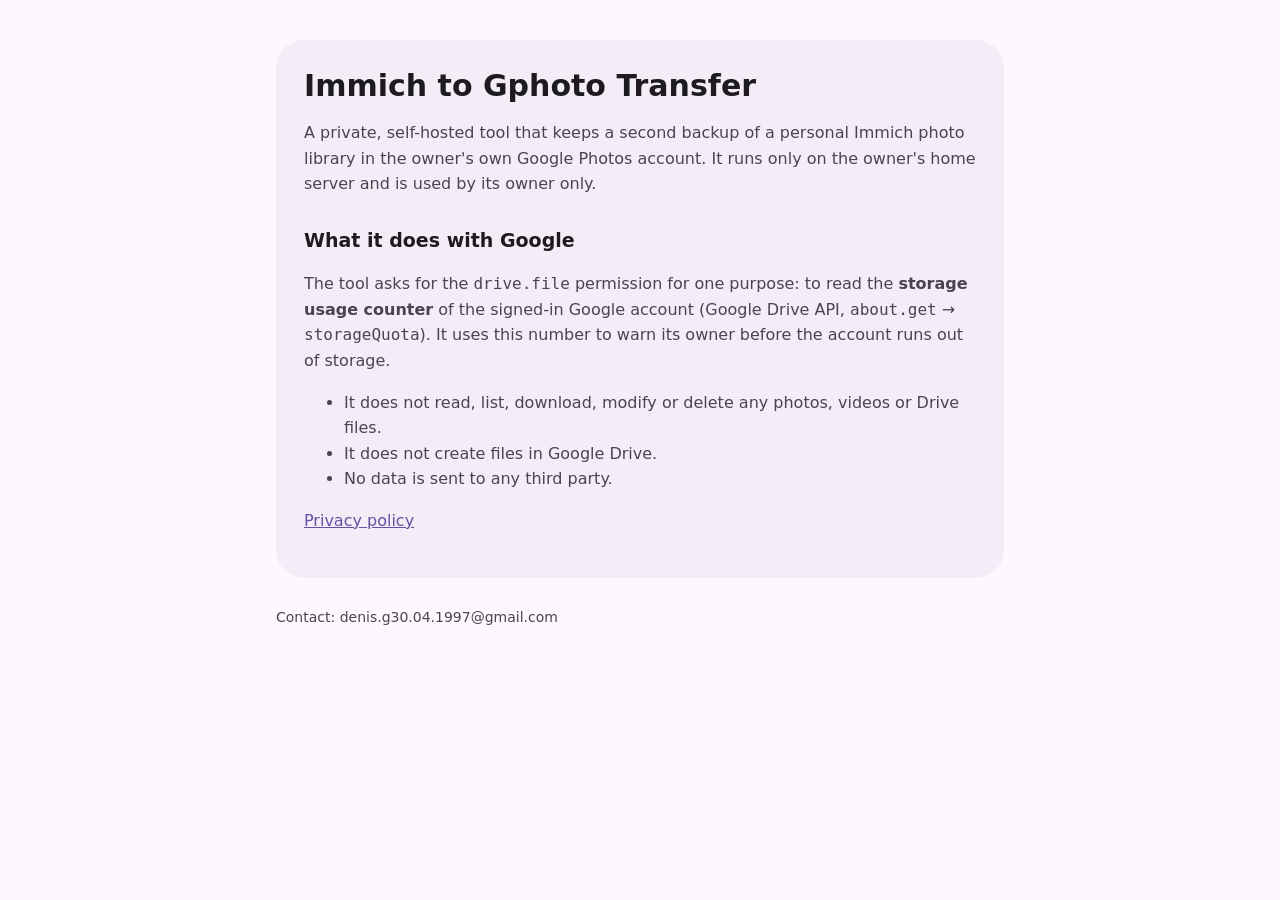
<file: index.html>
<!doctype html>
<html lang="en">
<head>
<meta charset="utf-8">
<meta name="viewport" content="width=device-width, initial-scale=1">
<title>Immich to Gphoto Transfer</title>
<link rel="stylesheet" href="style.css">
</head>
<body>
<main>
  <div class="card">
    <h1>Immich to Gphoto Transfer</h1>
    <p>A private, self-hosted tool that keeps a second backup of a personal Immich photo library in the owner's own Google Photos account.
       It runs only on the owner's home server and is used by its owner only.</p>

    <h2>What it does with Google</h2>
    <p>The tool asks for the <code>drive.file</code> permission for one purpose: to read the <strong>storage usage counter</strong>
       of the signed-in Google account (Google Drive API, <code>about.get</code> → <code>storageQuota</code>).
       It uses this number to warn its owner before the account runs out of storage.</p>
    <ul>
      <li>It does not read, list, download, modify or delete any photos, videos or Drive files.</li>
      <li>It does not create files in Google Drive.</li>
      <li>No data is sent to any third party.</li>
    </ul>

    <p><a href="privacy.html">Privacy policy</a></p>
  </div>
  <footer>Contact: denis.g30.04.1997@gmail.com</footer>
</main>
</body>
</html>
</file>
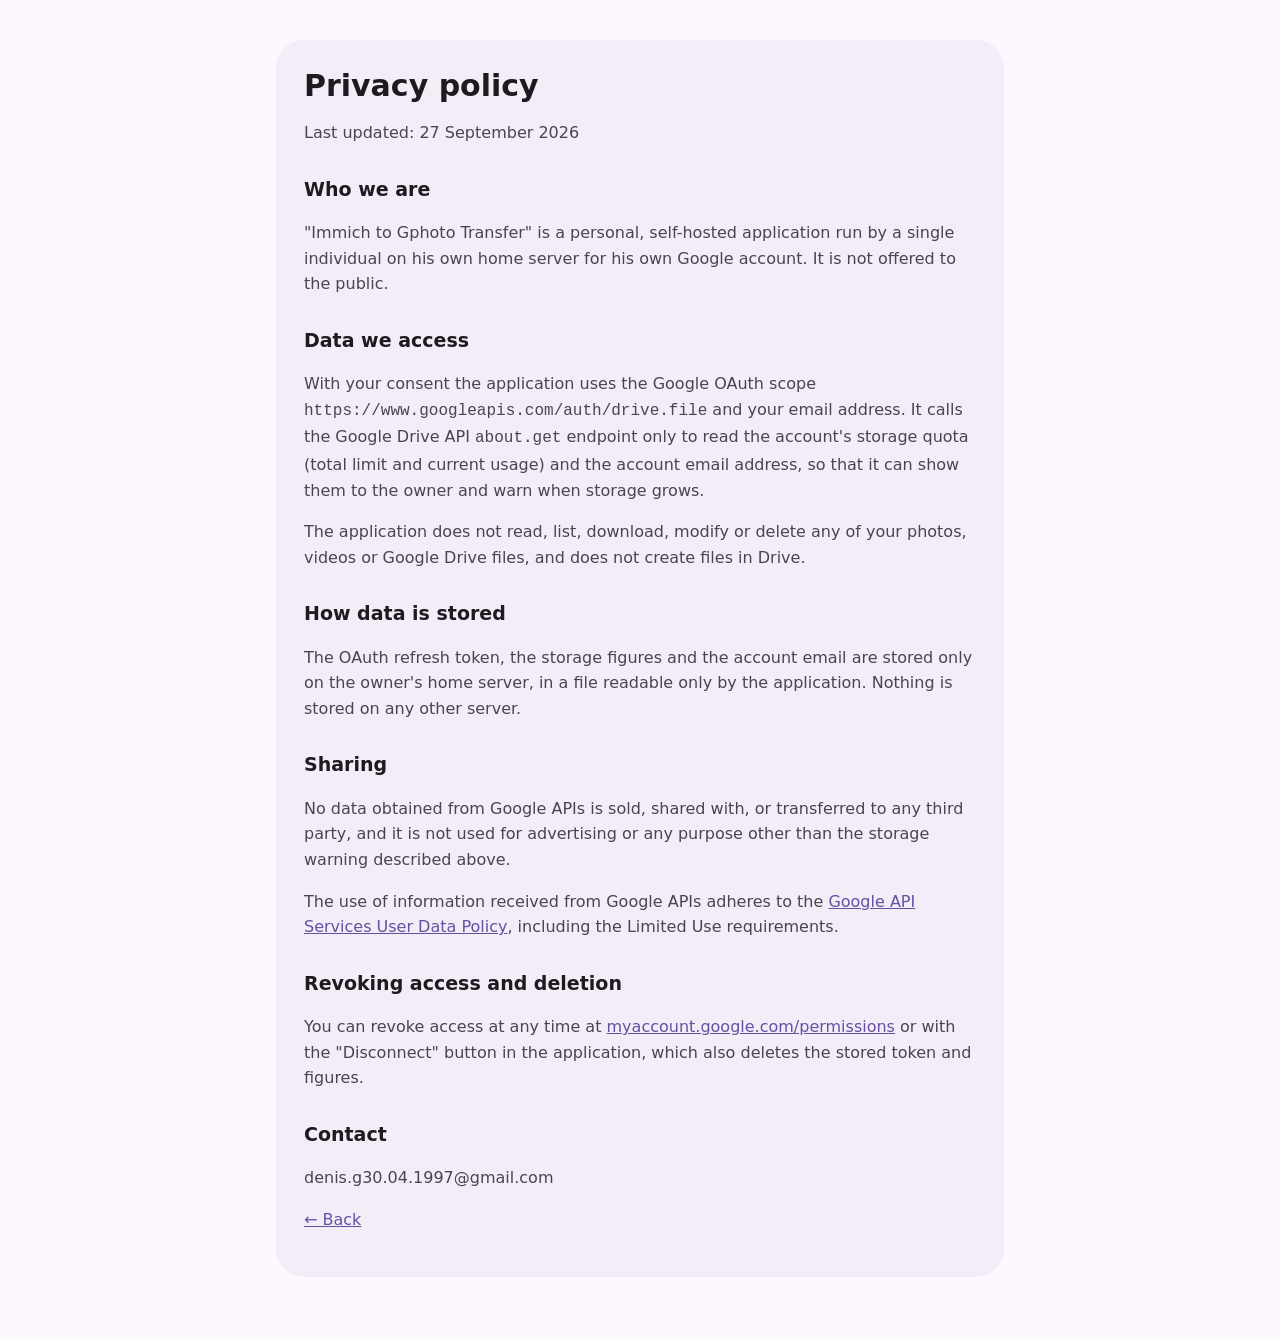
<file: privacy.html>
<!doctype html>
<html lang="en">
<head>
<meta charset="utf-8">
<meta name="viewport" content="width=device-width, initial-scale=1">
<title>Privacy policy · Immich to Gphoto Transfer</title>
<link rel="stylesheet" href="style.css">
</head>
<body>
<main>
  <div class="card">
    <h1>Privacy policy</h1>
    <p>Last updated: 27 September 2026</p>

    <h2>Who we are</h2>
    <p>"Immich to Gphoto Transfer" is a personal, self-hosted application run by a single individual on his own home server
       for his own Google account. It is not offered to the public.</p>

    <h2>Data we access</h2>
    <p>With your consent the application uses the Google OAuth scope <code>https://www.googleapis.com/auth/drive.file</code> and your
       email address. It calls the Google Drive API <code>about.get</code> endpoint only to read the account's storage quota
       (total limit and current usage) and the account email address, so that it can show them to the owner and warn when storage grows.</p>
    <p>The application does not read, list, download, modify or delete any of your photos, videos or Google Drive files, and does not create files in Drive.</p>

    <h2>How data is stored</h2>
    <p>The OAuth refresh token, the storage figures and the account email are stored only on the owner's home server, in a file readable
       only by the application. Nothing is stored on any other server.</p>

    <h2>Sharing</h2>
    <p>No data obtained from Google APIs is sold, shared with, or transferred to any third party, and it is not used for advertising or any purpose
       other than the storage warning described above.</p>
    <p>The use of information received from Google APIs adheres to the
       <a href="https://developers.google.com/terms/api-services-user-data-policy">Google API Services User Data Policy</a>, including the Limited Use requirements.</p>

    <h2>Revoking access and deletion</h2>
    <p>You can revoke access at any time at <a href="https://myaccount.google.com/permissions">myaccount.google.com/permissions</a>
       or with the "Disconnect" button in the application, which also deletes the stored token and figures.</p>

    <h2>Contact</h2>
    <p>denis.g30.04.1997@gmail.com</p>

    <p><a href="index.html">← Back</a></p>
  </div>
</main>
</body>
</html>
</file>
<file: style.css>
:root{--bg:#FEF7FF;--card:#F3EDF7;--text:#1D1B20;--muted:#49454F;--primary:#6750A4}
@media (prefers-color-scheme:dark){:root{--bg:#141218;--card:#211F26;--text:#E6E0E9;--muted:#CAC4D0;--primary:#D0BCFF}}
*{box-sizing:border-box}
body{margin:0;background:var(--bg);color:var(--text);font:16px/1.6 system-ui,-apple-system,"Segoe UI",Roboto,sans-serif}
main{max-width:760px;margin:0 auto;padding:40px 16px 64px}
.card{background:var(--card);border-radius:28px;padding:28px}
h1{font-size:30px;line-height:1.2;margin:0 0 8px}
h2{font-size:19px;margin:28px 0 8px}
p,li{color:var(--muted)}
a{color:var(--primary)}
footer{margin-top:28px;font-size:14px;color:var(--muted)}
</file>
